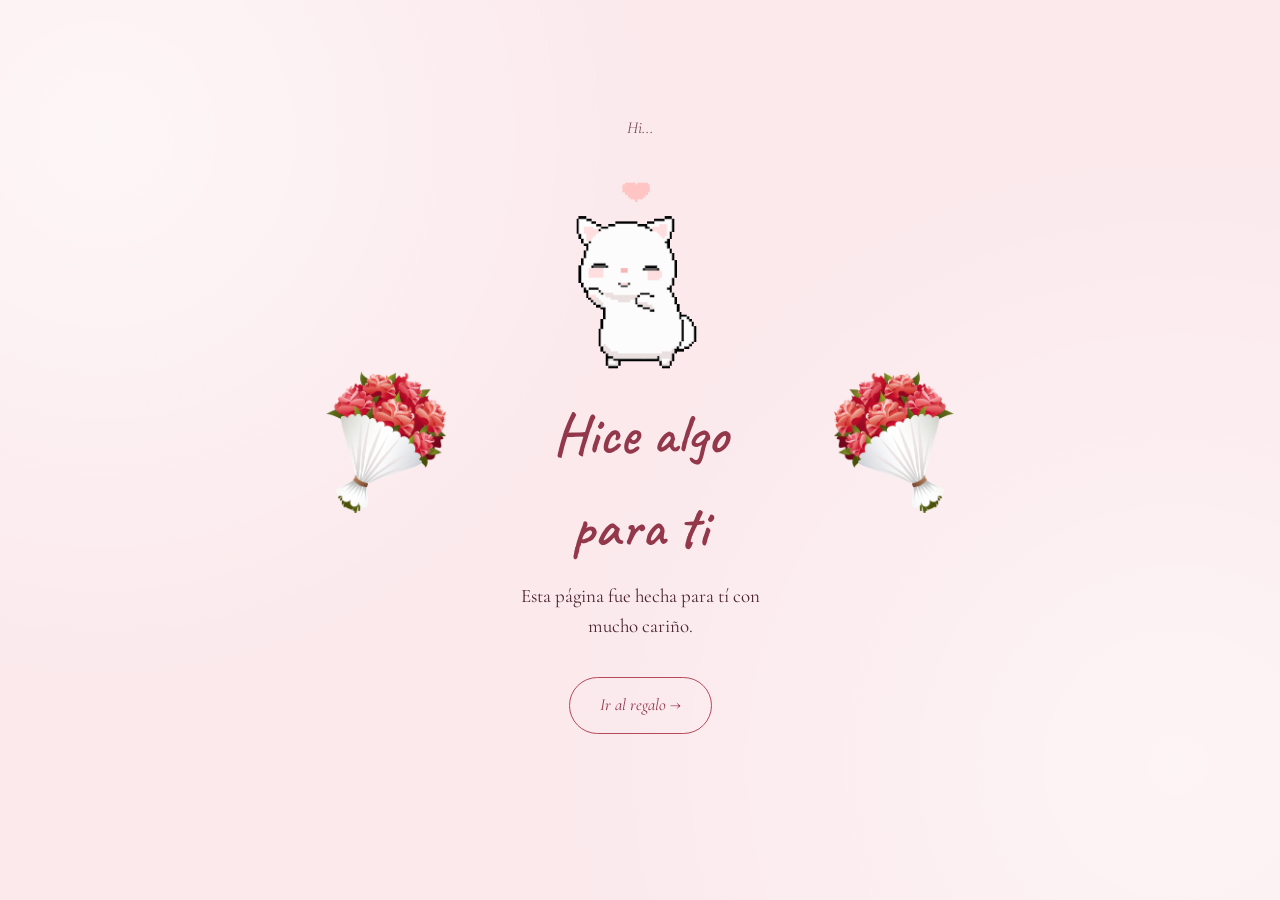
<file: index.html>
<!DOCTYPE html>
<html lang="es">
<head>
<meta charset="UTF-8">
<meta name="viewport" content="width=device-width, initial-scale=1.0">
<title>Para Joha</title>
<link rel="stylesheet" href="css/style.css">
</head>
<body>
  <div class="hearts" aria-hidden="true"></div>

  <main class="wrap center" style="display:flex; flex-direction:column; justify-content:center; min-height:100vh; position:relative; z-index:1;">

    <div class="hero-row">
      <figure class="img-slot ramo-slot">
        <img src="assets/ramo_izquierdo.png" alt="Ramo de flores">
      </figure>

      <div>
        <p class="eyebrow-note">Hi...</p>
        <figure class="img-slot gato-slot">
          <img src="assets/gato.gif" alt="Gatito saludando">
      
        </figure>
        <h1>Hice algo para ti</h1>
        <p style="max-width:420px; margin:0 auto 36px;">Esta página fue hecha para tí con mucho cariño.</p>
        <p><a class="btn" href="page2.html">Ir al regalo →</a></p>
      </div>

      <figure class="img-slot ramo-slot">
        <img src="assets/ramo_derecho.png" alt="Ramo de flores">
      </figure>
    </div>

  </main>

  <script src="js/script.js"></script>
</body>
</html>
</file>
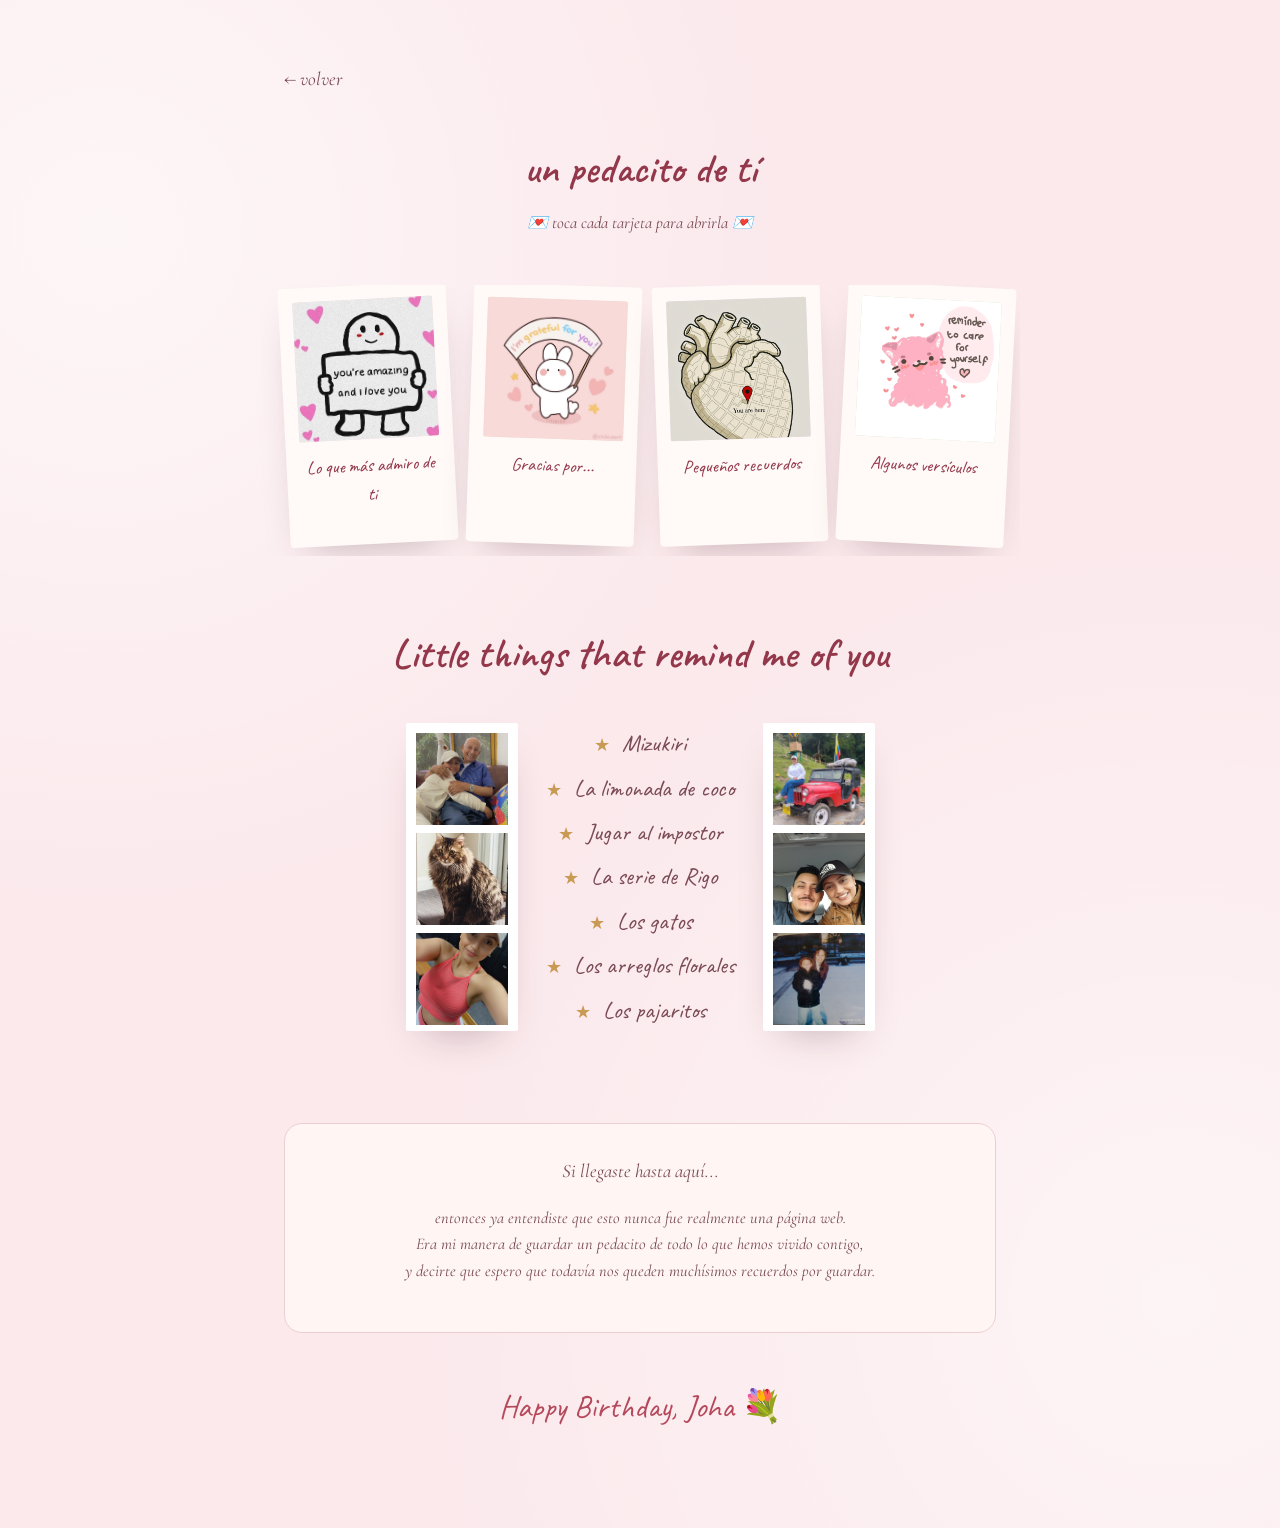
<file: page2.html>
<!DOCTYPE html>
<html lang="es">
<head>
<meta charset="UTF-8">
<meta name="viewport" content="width=device-width, initial-scale=1.0">
<title>El regalo — Para Joha</title>
<link rel="stylesheet" href="css/style.css">
</head>
<body>
  <div class="hearts" aria-hidden="true"></div>

  <main class="wrap" style="position:relative; z-index:1;">
    <a class="back-link" href="index.html">← volver</a>

    <section class="center">
      <h2>un pedacito de tí </h2>
      <p class="eyebrow-note">💌 toca cada tarjeta para abrirla 💌</p>
    </section>

    <div class="board board-row">
      <a class="card c1" href="sections/admiro.html" style="--tilt:-3deg;">
        <span class="swatch"><img src="assets/admiro.jpg" alt="" class="card-img"></span>
        <span class="label">Lo que más admiro de ti</span>
    
      </a>
      <a class="card c2" href="sections/gracias.html" style="--tilt:2deg;">
        <span class="swatch"><img src="assets/gracias.jpg" alt="" class="card-img"></span>
        <span class="label">Gracias por...</span>

      </a>
      <a class="card c3" href="sections/recuerdos.html" style="--tilt:-2deg;">
        <span class="swatch"><img src="assets/icono-recuerdos.jpg" alt="" class="card-img"></span>
        <span class="label">Pequeños recuerdos</span>
      
      </a>
      <a class="card c4" href="sections/versiculos.html" style="--tilt:3deg;">
        <span class="swatch"><img src="assets/take_care.gif" alt="" class="card-img"></span>
        <span class="label">Algunos versículos</span>
        
      </a>
    </div>

    <section style="margin:64px 0;">
      <h2 class="center">Little things that remind me of you</h2>

      <div class="photobooth-row">
        <div class="photobooth-strip">
          <img src="assets/recuerdo-02.jpeg" alt="">
          <img src="assets/recuerdo-06.jpeg" alt="">
          <img src="assets/recuerdo-03.jpeg" alt="">
          
        </div>

        <ul class="small-things">
          <li><span class="star">★</span> Mizukiri</li>
          <li><span class="star">★</span> La limonada de coco</li>
          <li><span class="star">★</span> Jugar al impostor</li>
          <li><span class="star">★</span> La serie de Rigo</li>
          <li><span class="star">★</span> Los gatos</li>
          <li><span class="star">★</span> Los arreglos florales</li>
          <li><span class="star">★</span> Los pajaritos</li>
        </ul>

        <div class="photobooth-strip">
          <img src="assets/recuerdo-12.jpeg" alt="">
          <img src="assets/recuerdo-08.jpeg" alt="">
          <img src="assets/recuerdo-01.jpeg" alt="">
        </div>
      </div>
    </section>

    <section class="note">
      <p>Si llegaste hasta aquí...</p>
      <p style="font-size:1.02rem;">entonces ya entendiste que esto nunca fue realmente una página web.<br>
      Era mi manera de guardar un pedacito de todo lo que hemos vivido contigo,<br>
      y decirte que espero que todavía nos queden muchísimos recuerdos por guardar.</p>
    </section>

    <footer class="sign">Happy Birthday, Joha 💐</footer>
  </main>

  <script src="js/script.js"></script>
</body>
</html>
</file>
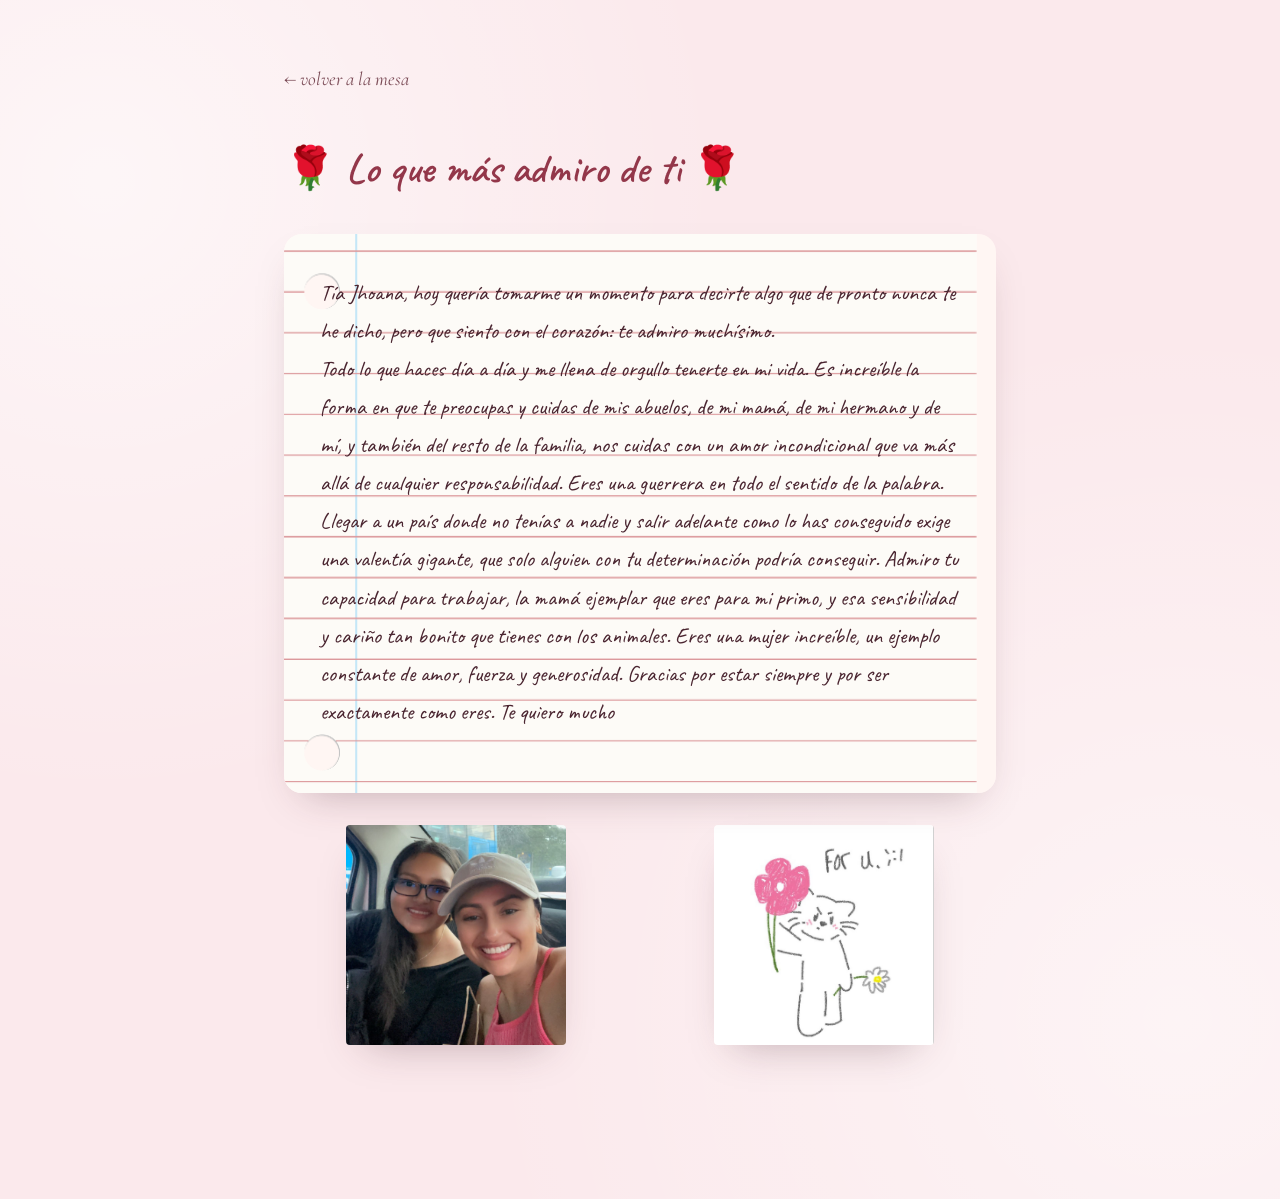
<file: sections/admiro.html>
<!DOCTYPE html>
<html lang="es">
<head>
<meta charset="UTF-8">
<meta name="viewport" content="width=device-width, initial-scale=1.0">
<title>Lo que más admiro de ti — Para Joha</title>
<link rel="stylesheet" href="../css/style.css">
</head>
<body>
  <div class="hearts" aria-hidden="true"></div>

  <main class="wrap" style="position:relative; z-index:1;">
    <a class="back-link" href="../page2.html">← volver a la mesa</a>

    <h2>🌹 Lo que más admiro de ti 🌹</h2>

    <div class="diary-page">
      <img class="diary-bg" src="../assets/admiro-cuaderno.png" alt="">
      <p class="diary-text">
        Tía Jhoana, hoy quería tomarme un momento para decirte algo que de pronto nunca te he dicho, pero que siento con el corazón: te admiro muchísimo. <br>
        Todo lo que haces día a día y me llena de orgullo tenerte en mi vida. Es increíble la forma en que te preocupas y cuidas de mis abuelos, de mi mamá, de mi hermano y de mí, y también del resto de la familia, nos cuidas con un amor incondicional que va más allá de cualquier responsabilidad. Eres una guerrera en todo el sentido de la palabra. Llegar a un país donde no tenías a nadie y salir adelante como lo has conseguido exige una valentía gigante, que solo alguien con tu determinación podría conseguir. 
        Admiro tu capacidad para trabajar, la mamá ejemplar que eres para mi primo, y esa sensibilidad y cariño tan bonito que tienes con los animales. Eres una mujer increíble, un ejemplo constante de amor, fuerza y generosidad. Gracias por estar siempre y por ser exactamente como eres. Te quiero mucho
      </p>
    </div>

    <div class="two-slots">
      <figure class="img-slot">
        <img src="../assets/admiro2.jpeg" alt="">
      </figure>
      <figure class="img-slot">
        <img src="../assets/admiro1.jpg" alt="">
      </figure>
    </div>
  </main>

  <script src="../js/script.js"></script>
</body>
</html>
</file>
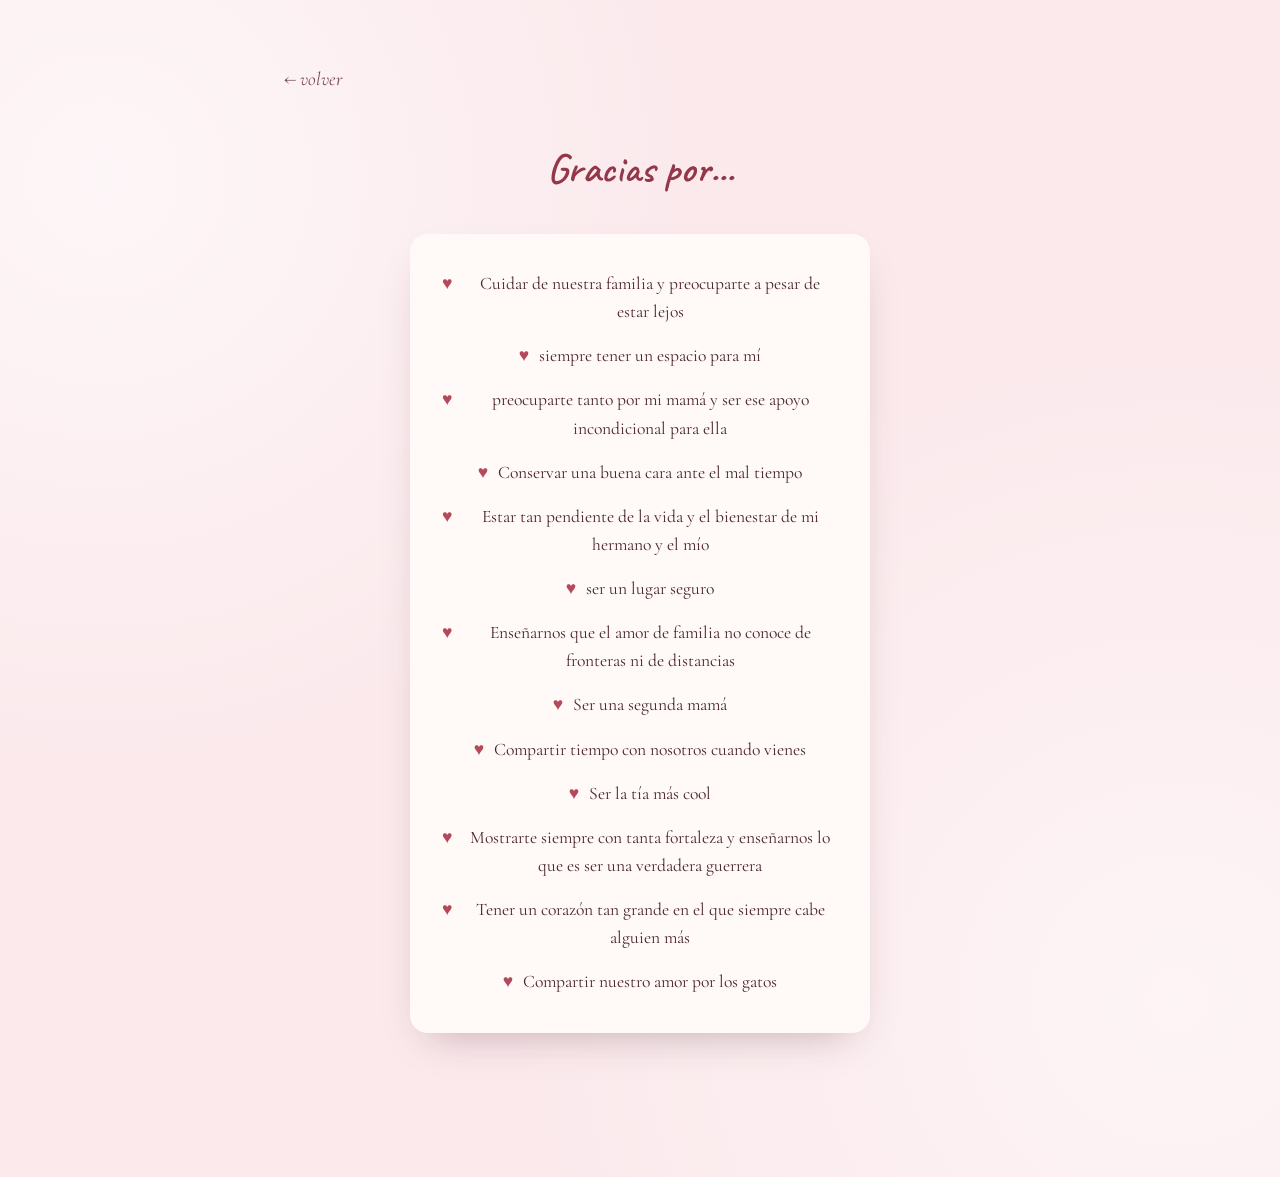
<file: sections/gracias.html>
<!DOCTYPE html>
<html lang="es">
<head>
<meta charset="UTF-8">
<meta name="viewport" content="width=device-width, initial-scale=1.0">
<title>Gracias por... — Para Joha</title>
<link rel="stylesheet" href="../css/style.css">
</head>
<body>
  <div class="hearts" aria-hidden="true"></div>

  <main class="wrap" style="position:relative; z-index:1;">
    <a class="back-link" href="../page2.html">← volver </a>

    <h2 class="center">Gracias por...</h2>

    <!--
      Agrega o quita <li> según cuántas cosas quieras agradecerle.
      Cada línea ya trae su corazón — solo reemplaza el texto.
    -->
    <div class="todo-box">
      <ul class="todo-list">
        <li><span class="heart-ico">♥</span> Cuidar de nuestra familia y preocuparte a pesar de estar lejos</li>
        <li><span class="heart-ico">♥</span> siempre tener un espacio para mí</li>
        <li><span class="heart-ico">♥</span> preocuparte tanto por mi mamá y ser ese apoyo incondicional para ella </li>
        <li><span class="heart-ico">♥</span> Conservar una buena cara ante el mal tiempo </li>
        <li><span class="heart-ico">♥</span> Estar tan pendiente de la vida y el bienestar de mi hermano y el mío </li>
        <li><span class="heart-ico">♥</span> ser un lugar seguro</li>
        <li><span class="heart-ico">♥</span> Enseñarnos que el amor de familia no conoce de fronteras ni de distancias </li>
        <li><span class="heart-ico">♥</span> Ser una segunda mamá </li>
        <li><span class="heart-ico">♥</span> Compartir tiempo con nosotros cuando vienes </li>
        <li><span class="heart-ico">♥</span> Ser la tía más cool </li>
        <li><span class="heart-ico">♥</span> Mostrarte siempre con tanta fortaleza y enseñarnos lo que es ser una verdadera guerrera </li>
        <li><span class="heart-ico">♥</span> Tener un corazón tan grande en el que siempre cabe alguien más </li>
        <li><span class="heart-ico">♥</span> Compartir nuestro amor por los gatos </li>
        

      </ul>
    </div>
  </main>

  <script src="../js/script.js"></script>
</body>
</html>
</file>
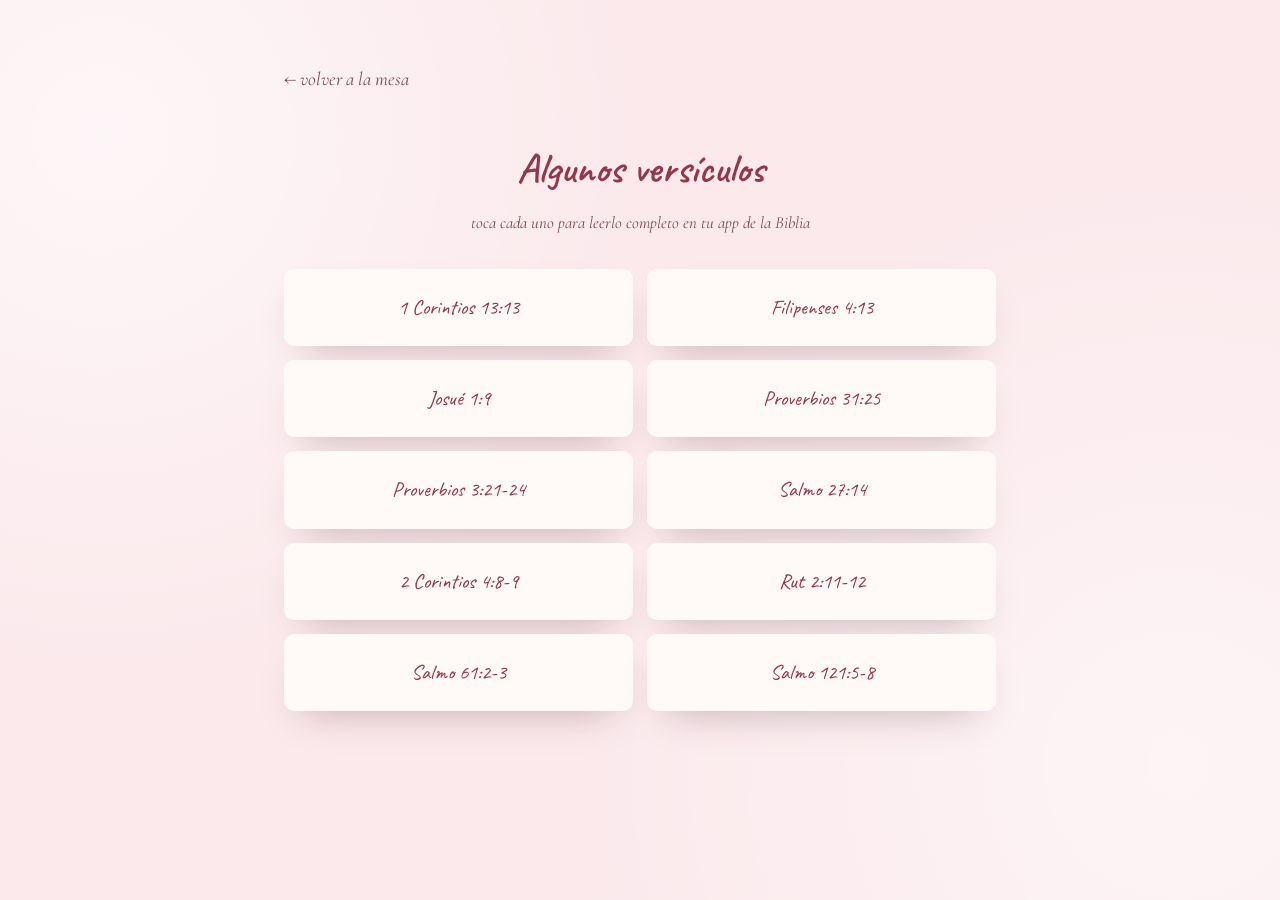
<file: sections/versiculos.html>
<!DOCTYPE html>
<html lang="es">
<head>
<meta charset="UTF-8">
<meta name="viewport" content="width=device-width, initial-scale=1.0">
<title>Algunos versículos — Para Joha</title>
<link rel="stylesheet" href="../css/style.css">
</head>
<body>
  <div class="hearts" aria-hidden="true"></div>

  <main class="wrap" style="position:relative; z-index:1;">
    <a class="back-link" href="../page2.html">← volver a la mesa</a>

    <h2 class="center">Algunos versículos</h2>
    <p class="center eyebrow-note">toca cada uno para leerlo completo en tu app de la Biblia</p>

    <!--
      Cada tarjeta = un versículo. Cambia el texto de referencia y el
      href por el link real (en la app de la Biblia / YouVersion, el
      botón "compartir" de cada versículo te da un link directo — se
      ve algo así: https://www.bible.com/bible/149/PSA.23.1).
      Agrega o quita tarjetas .verse-card según cuántos versículos uses.
    -->
    <div class="verse-grid">
      <a class="verse-card" href="https://www.jw.org/es/biblioteca/biblia/biblia-estudio/libros/1-corintios/13/#v46013013" target="_blank" rel="noopener">1 Corintios 13:13</a>
      <a class="verse-card" href="https://www.jw.org/es/biblioteca/biblia/biblia-estudio/libros/filipenses/4/#v50004013" target="_blank" rel="noopener">Filipenses 4:13</a>
      <a class="verse-card" href="https://www.jw.org/es/biblioteca/biblia/biblia-estudio/libros/Josu%C3%A9/1/#v6001009" target="_blank" rel="noopener">Josué 1:9</a>
      <a class="verse-card" href="https://www.jw.org/es/biblioteca/biblia/biblia-estudio/libros/proverbios/31/#v20031025" target="_blank" rel="noopener">Proverbios 31:25</a>
      <a class="verse-card" href="https://www.jw.org/es/biblioteca/biblia/biblia-estudio/libros/proverbios/3/#v20003021" target="_blank" rel="noopener">Proverbios 3:21-24</a>
      <a class="verse-card" href="https://www.jw.org/es/biblioteca/biblia/biblia-estudio/libros/salmos/27/#v19027014" target="_blank" rel="noopener">Salmo 27:14</a>
      <a class="verse-card" href="https://www.jw.org/es/biblioteca/biblia/biblia-estudio/libros/2-corintios/4/#v47004008" target="_blank" rel="noopener">2 Corintios 4:8-9</a>
      <a class="verse-card" href="https://www.jw.org/es/biblioteca/biblia/biblia-estudio/libros/rut/2/#v8002011" target="_blank" rel="noopener">Rut 2:11-12</a>
      <a class="verse-card" href="https://www.jw.org/es/biblioteca/biblia/biblia-estudio/libros/salmos/61/#v19061002" target="_blank" rel="noopener">Salmo 61:2-3</a>
      <a class="verse-card" href="https://www.jw.org/es/biblioteca/biblia/biblia-estudio/libros/salmos/121/#v19121005" target="_blank" rel="noopener">Salmo 121:5-8</a>
    </div>
  </main>

  <script src="../js/script.js"></script>
</body>
</html>
</file>
<file: css/style.css>
/* ============================================
   Para Joha — sistema de diseño
   Paleta: rosa suave de fondo, ciruela para texto,
   rosa profundo de acento, crema para tarjetas, dorado
   apagado para los detalles pequeños (corazones, estrellas)
   Tipografía: Caveat (manuscrita, para títulos y notas)
                Cormorant Garamond (serif, para el cuerpo)
   ============================================ */

@import url('https://fonts.googleapis.com/css2?family=Caveat:wght@500;600;700&family=Cormorant+Garamond:ital,wght@0,400;0,500;0,600;1,400&display=swap');

:root {
  --bg: #fbe9ec;
  --bg-soft: #fff6f3;
  --card: #fffaf7;
  --plum: #4a2530;
  --plum-soft: #7a4a55;
  --rose: #b5495b;
  --rose-deep: #93374a;
  --gold: #c99a53;
  --line: #eccdd2;
  --shadow: 0 18px 40px -20px rgba(74, 37, 48, 0.35);
  --radius: 18px;
  --serif: 'Cormorant Garamond', 'Iowan Old Style', serif;
  --script: 'Caveat', cursive;
}

* { box-sizing: border-box; }

html { scroll-behavior: smooth; }

body {
  margin: 0;
  min-height: 100vh;
  background: var(--bg);
  background-image:
    radial-gradient(circle at 8% 15%, rgba(255, 255, 255, 0.6), transparent 40%),
    radial-gradient(circle at 92% 85%, rgba(255, 255, 255, 0.5), transparent 45%);
  color: var(--plum);
  font-family: var(--serif);
  font-size: 19px;
  line-height: 1.6;
}

.wrap {
  max-width: 760px;
  margin: 0 auto;
  padding: 64px 24px 96px;
}

h1, h2, h3 { font-family: var(--script); font-weight: 600; margin: 0 0 8px; color: var(--rose-deep); }
h1 { font-size: clamp(2.6rem, 7vw, 3.6rem); }
h2 { font-size: clamp(2rem, 5vw, 2.6rem); }

p { margin: 0 0 1em; }

a { color: inherit; }

.eyebrow-note {
  font-family: var(--serif);
  font-style: italic;
  color: var(--plum-soft);
  font-size: 1.05rem;
}

/* botones */
.btn {
  display: inline-flex;
  align-items: center;
  gap: 10px;
  padding: 14px 30px;
  border-radius: 999px;
  border: 1px solid var(--rose);
  background: transparent;
  color: var(--rose-deep);
  font-family: var(--serif);
  font-size: 1.05rem;
  font-style: italic;
  text-decoration: none;
  cursor: pointer;
  transition: background 0.35s ease, color 0.35s ease, transform 0.35s ease;
}
.btn:hover { background: var(--rose); color: #fff6f3; transform: translateY(-2px); }
.btn:focus-visible { outline: 3px solid var(--gold); outline-offset: 3px; }

.back-link {
  display: inline-block;
  margin-bottom: 40px;
  font-family: var(--serif);
  font-style: italic;
  color: var(--plum-soft);
  text-decoration: none;
  border-bottom: 1px solid transparent;
}
.back-link:hover { border-bottom-color: var(--plum-soft); }

/* portada: gato + ramos a los lados */
.hero-row {
  display: flex;
  align-items: center;
  justify-content: center;
  gap: 28px;
}
@media (max-width: 700px) {
  .hero-row { flex-direction: column; }
  .hero-row .ramo-slot { width: 130px; order: 2; }
}

/* espacio reservado para una imagen que el usuario agregará */
.img-slot {
  margin: 0 auto 10px;
  display: flex;
  flex-direction: column;
  align-items: center;
  gap: 6px;
}
.img-slot img {
  display: block;
  max-width: 100%;
  height: auto;
}
.img-slot figcaption {
  font-family: var(--serif);
  font-style: italic;
  font-size: 0.8rem;
  color: var(--plum-soft);
  opacity: 0.7;
}

.ramo-slot { width: 190px; flex: 0 0 auto; }
.ramo-slot img { width: 100%; }

.gato-slot { width: 220px; max-width: 60vw; }
.gato-slot img { width: 100%; }

/* corazones flotantes, decorativos, no interactivos */
.hearts { position: fixed; inset: 0; pointer-events: none; z-index: 0; overflow: hidden; }
.heart {
  position: absolute;
  bottom: -10%;
  font-size: 1.4rem;
  color: var(--rose);
  opacity: 0.35;
  animation: float 14s linear infinite;
}
@keyframes float {
  to { transform: translateY(-115vh) translateX(var(--drift, 20px)) rotate(20deg); opacity: 0; }
}

/* mesa de recortes / grid de tarjetas tipo scrapbook */
.board {
  position: relative;
  display: grid;
  grid-template-columns: repeat(3, 1fr);
  gap: 26px 22px;
  margin: 48px 0 64px;
}
@media (max-width: 620px) {
  .board { grid-template-columns: repeat(2, 1fr); }
}

.card {
  position: relative;
  display: block;
  background: var(--card);
  border-radius: 4px;
  padding: 14px 14px 34px;
  box-shadow: var(--shadow);
  text-decoration: none;
  color: var(--plum);
  transform: rotate(var(--tilt, 0deg));
  transition: transform 0.3s ease, box-shadow 0.3s ease;
}
.card:hover, .card:focus-visible {
  transform: rotate(0deg) translateY(-4px) scale(1.02);
  box-shadow: 0 22px 46px -18px rgba(74, 37, 48, 0.45);
  outline: none;
}
.card .swatch {
  aspect-ratio: 1 / 1;
  border-radius: 2px;
  display: flex;
  align-items: center;
  justify-content: center;
  font-size: 2.2rem;
  margin-bottom: 12px;
}
.card .label {
  font-family: var(--script);
  font-size: 1.15rem;
  color: var(--rose-deep);
  text-align: center;
  display: block;
}

/* colores suaves para cada tarjeta */
.c1 .swatch { background: #f6dfe2; }
.c2 .swatch { background: #f3e6cf; }
.c3 .swatch { background: #e6d9ea; }
.c4 .swatch { background: #dfe6d6; }
.c5 .swatch { background: #f6dfe2; }
.c6 .swatch { background: #f3e6cf; }

/* las 4 tarjetas en una sola fila, nunca una debajo de otra */
.board-row {
  display: flex;
  flex-wrap: nowrap;
  gap: 18px;
  overflow-x: auto;
  padding-bottom: 12px;
  margin-left: -24px;
  margin-right: -24px;
  padding-left: 24px;
  padding-right: 24px;
  scroll-snap-type: x proximity;
}
.board-row .card {
  flex: 0 0 168px;
  scroll-snap-align: center;
}
.card-img {
  width: 100%;
  height: 100%;
  object-fit: cover;
  border-radius: 2px;
}
.card .img-name {
  display: block;
  text-align: center;
  font-size: 0.68rem;
  font-style: italic;
  color: var(--plum-soft);
  opacity: 0.65;
  margin-top: 6px;
}

/* tira de fotos tipo photobooth a cada lado de "little things" */
.photobooth-row {
  display: flex;
  align-items: center;
  justify-content: center;
  gap: 28px;
}
@media (max-width: 700px) {
  .photobooth-row { flex-direction: column; }
  .photobooth-row .photobooth-strip { order: 3; }
}
.photobooth-strip {
  background: #fff;
  padding: 10px 10px 6px;
  border-radius: 2px;
  box-shadow: var(--shadow);
  display: flex;
  flex-direction: column;
  gap: 8px;
  flex: 0 0 auto;
}
.photobooth-strip img {
  width: 92px;
  height: 92px;
  object-fit: cover;
  background: var(--bg-soft);
  display: block;
}
.photobooth-strip .img-name {
  width: 92px;
  font-size: 0.62rem;
  font-style: italic;
  color: var(--plum-soft);
  opacity: 0.7;
  line-height: 1.3;
}

.star { color: var(--gold); margin-right: 6px; font-size: 1.1rem; }

/* nota / cierre */
.note {
  background: var(--bg-soft);
  border: 1px solid var(--line);
  border-radius: var(--radius);
  padding: 32px 28px;
  font-style: italic;
  color: var(--plum-soft);
  text-align: center;
}

/* lista de "pequeñas cosas" */
.small-things {
  list-style: none;
  padding: 0;
  margin: 24px 0;
  text-align: center;
  font-family: var(--script);
  font-size: 1.5rem;
  color: var(--plum-soft);
}
.small-things li { margin: 6px 0; }

.center { text-align: center; }

footer.sign {
  text-align: center;
  margin-top: 48px;
  font-family: var(--script);
  font-size: 2rem;
  color: var(--rose);
}

/* cuadrícula de versículos, cada uno enlaza a la app de la Biblia */
.verse-grid {
  display: grid;
  grid-template-columns: repeat(2, 1fr);
  gap: 14px;
  margin: 32px 0 48px;
}
@media (max-width: 520px) { .verse-grid { grid-template-columns: 1fr; } }
.verse-card {
  display: block;
  text-align: center;
  padding: 22px 16px;
  background: var(--card);
  border-radius: 10px;
  box-shadow: var(--shadow);
  text-decoration: none;
  font-family: var(--script);
  font-size: 1.3rem;
  color: var(--rose-deep);
  transition: transform 0.25s ease, box-shadow 0.25s ease;
}
.verse-card:hover, .verse-card:focus-visible {
  transform: translateY(-3px);
  box-shadow: 0 22px 46px -18px rgba(74, 37, 48, 0.45);
}

/* mapa de Colombia con puntos clicables */
.colombia-map {
  position: relative;
  max-width: 360px;
  margin: 32px auto;
  border-radius: var(--radius);
  overflow: hidden;
  box-shadow: var(--shadow);
  background: var(--bg-soft);
}
.map-bg { display: block; width: 100%; height: auto; }
.map-pin {
  position: absolute;
  transform: translate(-50%, -50%);
  width: 26px;
  height: 26px;
  border-radius: 50%;
  border: 2px solid var(--card);
  background: var(--rose);
  color: #fff6f3;
  font-family: var(--serif);
  font-size: 0.75rem;
  display: flex;
  align-items: center;
  justify-content: center;
  cursor: pointer;
  box-shadow: 0 4px 10px rgba(74, 37, 48, 0.35);
  transition: transform 0.2s ease, background 0.2s ease;
}
.map-pin:hover, .map-pin:focus-visible { transform: translate(-50%, -50%) scale(1.18); background: var(--rose-deep); }
.img-name.center { text-align: center; margin: 0 auto; }

/* lightbox: imagen flotante que aparece al tocar un pin */
.lightbox {
  position: fixed;
  inset: 0;
  z-index: 50;
  background: rgba(74, 37, 48, 0.72);
  display: flex;
  align-items: center;
  justify-content: center;
  padding: 24px;
}
.lightbox[hidden] { display: none; }
.lightbox img {
  max-width: min(90vw, 480px);
  max-height: 80vh;
  border-radius: 6px;
  box-shadow: 0 30px 60px rgba(0, 0, 0, 0.4);
  background: var(--bg-soft);
}
.lightbox-close {
  position: absolute;
  top: 22px;
  right: 26px;
  width: 40px;
  height: 40px;
  border-radius: 50%;
  border: none;
  background: var(--card);
  color: var(--plum);
  font-size: 1.1rem;
  cursor: pointer;
}

/* lista tipo to-do, centrada, para "Gracias por..." */
.todo-box {
  max-width: 460px;
  margin: 32px auto 48px;
  background: var(--card);
  border-radius: var(--radius);
  box-shadow: var(--shadow);
  padding: 36px 32px;
}
.todo-list {
  list-style: none;
  margin: 0;
  padding: 0;
  display: flex;
  flex-direction: column;
  gap: 16px;
}
.todo-list li {
  display: flex;
  align-items: baseline;
  gap: 10px;
  justify-content: center;
  text-align: center;
  font-size: 1.1rem;
}
.heart-ico { color: var(--rose); flex: 0 0 auto; }

/* "página de diario": texto escrito encima de una imagen de fondo */
.diary-page {
  position: relative;
  min-height: 340px;
  border-radius: var(--radius);
  overflow: hidden;
  box-shadow: var(--shadow);
  margin: 32px 0;
}
.diary-bg {
  position: absolute;
  inset: 0;
  width: 100%;
  height: 100%;
  object-fit: cover;
  z-index: 0;
  background: var(--bg-soft);
}
.diary-text {
  position: relative;
  z-index: 1;
  padding: 40px 36px;
  font-family: var(--script);
  font-size: 1.4rem;
  line-height: 1.7;
  color: var(--plum);
}

/* dos espacios lado a lado (foto + gif) debajo del diario */
.two-slots {
  display: flex;
  gap: 24px;
  justify-content: center;
  flex-wrap: wrap;
  margin: 32px 0 48px;
}
.two-slots .img-slot { width: 220px; }
.two-slots .img-slot img {
  width: 100%;
  height: 220px;
  object-fit: cover;
  border-radius: 4px;
  box-shadow: var(--shadow);
  background: var(--bg-soft);
}

/* placeholder por desarrollar */
.tbd {
  border: 1px dashed var(--line);
  border-radius: var(--radius);
  padding: 28px;
  color: var(--plum-soft);
  font-style: italic;
}
</file>
